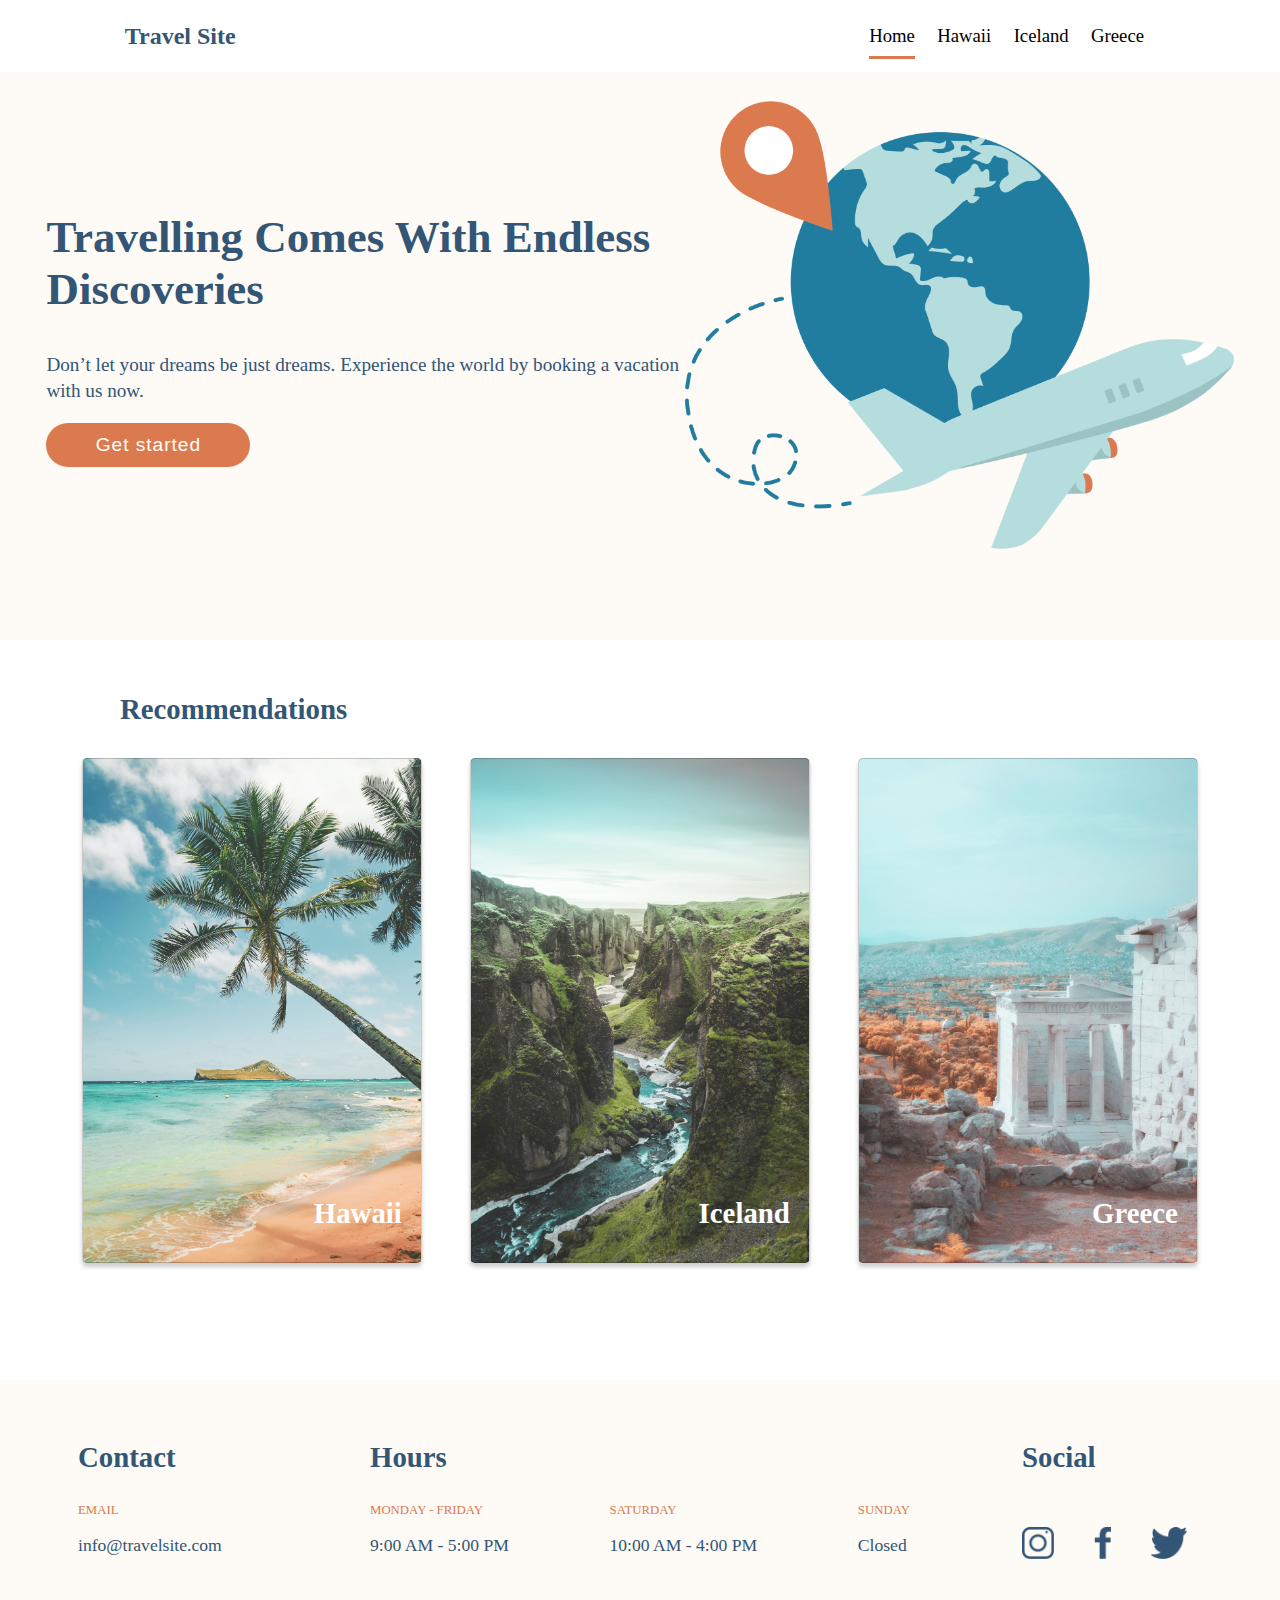
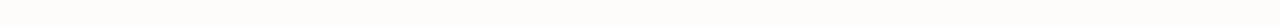
<file: index.html>
<!DOCTYPE html>
<html lang="en">
<head>
    <meta charset="UTF-8">
    <title>Travel site - Home</title>
    <link href="css/main.css" rel="stylesheet">
</head>
<body>
    <header>
        <nav class="nav">
            <h1 class="nav__title"><a class="nav__title" href="./">Travel Site</a></h1>
            <ul class="nav__ul">
                <li class="nav__li"><a class="nav__a nav__a--active" href="./">Home</a></li>
                <li class="nav__li"><a class="nav__a" href="pages/hawaii.html">Hawaii</a></li>
                <li class="nav__li"><a class="nav__a" href="pages/iceland.html">Iceland</a></li>
                <li class="nav__li"><a class="nav__a" href="pages/greece.html">Greece</a></li>
            </ul>
        </nav>
    </header>

    <main>
        <section class="hero">
            <div class="hero__slogan">
                <h2 class="hero__title">Travelling Comes With Endless Discoveries</h2>
                <p class="hero__p">Don’t let your dreams be just dreams. Experience the world by booking a vacation with us now.</p>
                <button class="primary__button">Get started</button>
            </div>
            <img class="hero__image" src="assets/images/hero.png" alt="a plane circling around the world">
        </section>

        <section class="recommendation">
            <h2 class="recommendation__title">Recommendations</h2>
            <div class="recommendation__container">
                <a href="pages/hawaii.html">
                    <div class="recommendation__card recommendation__card--hawaii">
                        <h3 class="recommendation__content">Hawaii</h3>
                    </div>
                </a>

                <a href="pages/iceland.html">
                    <div class="recommendation__card recommendation__card--iceland">
                        <h3 class="recommendation__content">Iceland</h3>
                    </div>
                </a>

                <a href="pages/greece.html">
                    <div class="recommendation__card recommendation__card--greece">
                        <h3 class="recommendation__content">Greece</h3>
                    </div>
                </a>
            </div>
        </section>

        <footer class="footer">
            <div class="footer__contact">
                <h3 class="footer__title">Contact</h3>
                <p class="footer__info">EMAIL</p>
                <p class="footer__time">info@travelsite.com</p>
            </div>

            <div class="footer__hours">
                <h3 class="footer__title">Hours</h3>
                <div class="footer__hours-container">
                    <div>
                        <p class="footer__info">MONDAY - FRIDAY</p>
                        <p class="footer__time">9:00 AM - 5:00 PM</p>
                    </div>

                    <div>
                        <p class="footer__info">SATURDAY</p>
                        <p class="footer__time">10:00 AM - 4:00 PM</p>
                    </div>
                    <div>
                        <p class="footer__info">SUNDAY</p>
                        <p class="footer__time">Closed</p>
                    </div>
                </div>
            </div>

            <div class="footer__social">
                <h3 class="footer__title">Social</h3>
                <div class="footer__image">
                    <img class="footer__image-instagram" src="assets/icons/icon-instagram.png" alt="Instagram logo">
                    <img class="footer__image-facebook" src="assets/icons/icon-facebook.png" alt="Facebook logo">
                    <img class="footer__image-twitter" src="assets/icons/icon-twitter.png" alt="Twitter logo">
                </div>
            </div>
        </footer>
    </main>
</body>
</html>
</file>
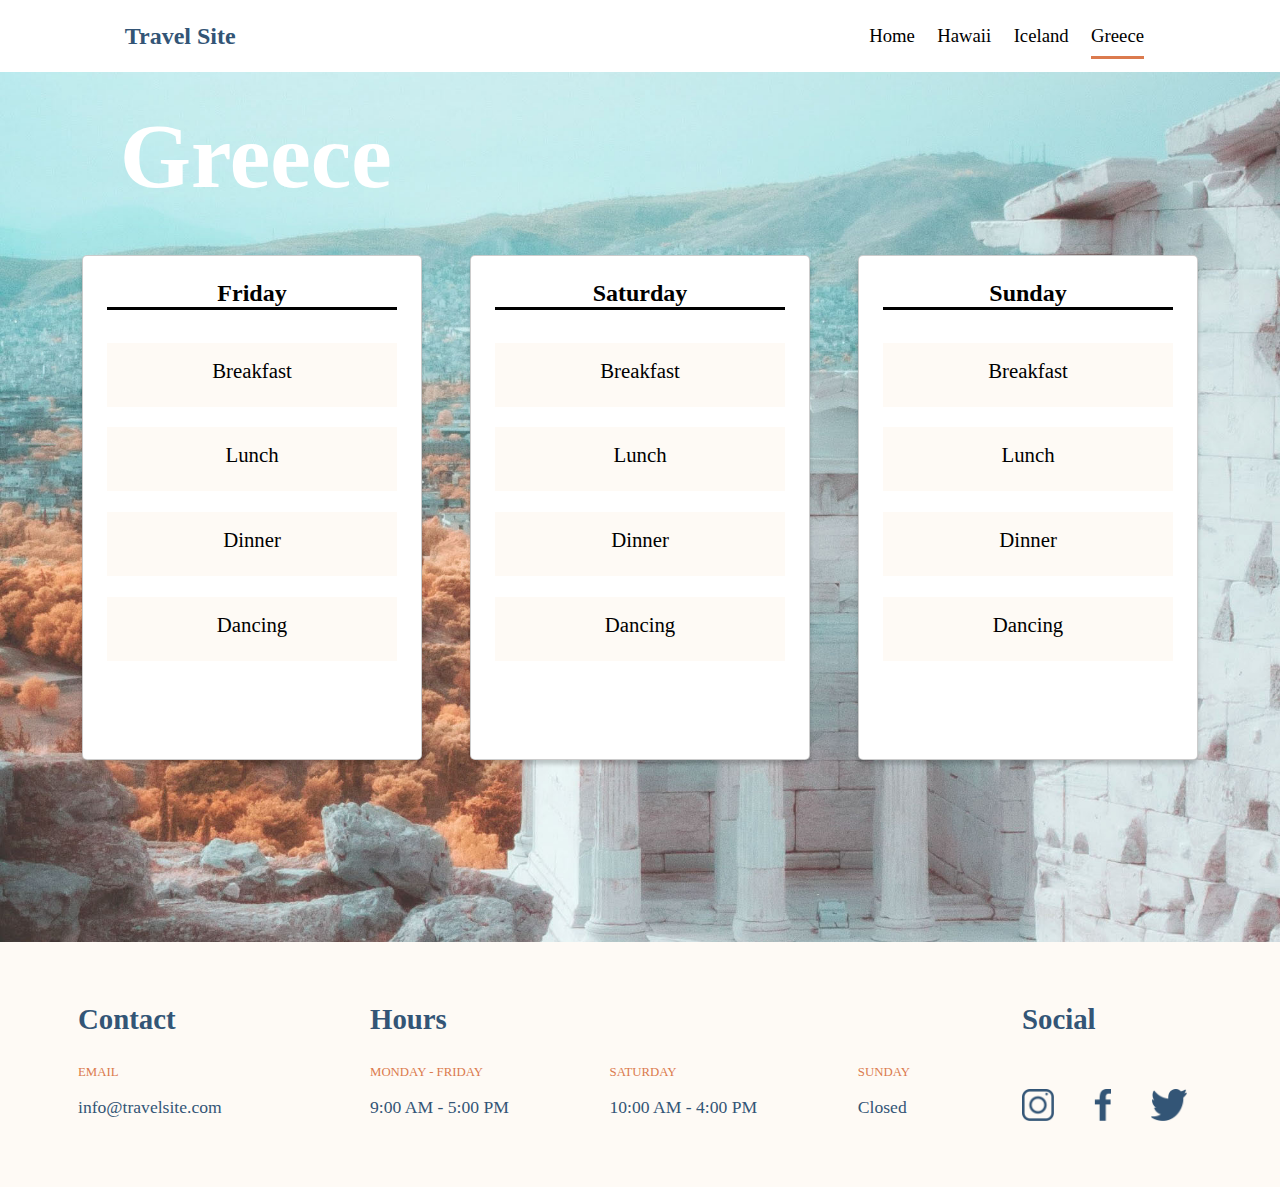
<file: pages/greece.html>
<!DOCTYPE html>
<html lang="en">
<head>
    <meta charset="UTF-8">
    <title>Travel site - Greece</title>
    <link href="../css/destinations.css" rel="stylesheet">
</head>
<body>
    <header>
        <nav class="nav">
            <h1 class="nav__title"><a class="nav__title" href="../index.html">Travel Site</a></h1>
            <ul class="nav__ul">
                <li class="nav__li"><a class="nav__a" href="../index.html">Home</a></li>
                <li class="nav__li"><a class="nav__a" href="./hawaii.html">Hawaii</a></li>
                <li class="nav__li"><a class="nav__a" href="./iceland.html">Iceland</a></li>
                <li class="nav__li"><a class="nav__a nav__a--active" href="./greece.html">Greece</a></li>
            </ul>
        </nav>
    </header>

    <main class="main">
        <section class="main__greece">
            <h2 class="main__title">Greece</h2>
            <div class="main__card">
                <h3 class="main__day">Friday</h3>
                <ul class="main__ul">
                    <li class="main__li">Breakfast</li>
                    <li class="main__li">Lunch</li>
                    <li class="main__li">Dinner</li>
                    <li class="main__li">Dancing</li>
                </ul>
            </div>

            <div class="main__card">
                <h3 class="main__day">Saturday</h3>
                <ul class="main__ul">
                    <li class="main__li">Breakfast</li>
                    <li class="main__li">Lunch</li>
                    <li class="main__li">Dinner</li>
                    <li class="main__li">Dancing</li>
                </ul>
            </div>

            <div class="main__card">
                <h3 class="main__day">Sunday</h3>
                <ul class="main__ul">
                    <li class="main__li">Breakfast</li>
                    <li class="main__li">Lunch</li>
                    <li class="main__li">Dinner</li>
                    <li class="main__li">Dancing</li>
                </ul>
            </div>
        </section>
    </main>

    <footer class="footer">
        <div class="footer__contact">
            <h3 class="footer__title">Contact</h3>
            <p class="footer__info">EMAIL</p>
            <p class="footer__time">info@travelsite.com</p>
        </div>

        <div class="footer__hours">
            <h3 class="footer__title">Hours</h3>
            <div class="footer__hours-container">
                <div>
                    <p class="footer__info">MONDAY - FRIDAY</p>
                    <p class="footer__time">9:00 AM - 5:00 PM</p>
                </div>

                <div>
                    <p class="footer__info">SATURDAY</p>
                    <p class="footer__time">10:00 AM - 4:00 PM</p>
                </div>
                <div>
                    <p class="footer__info">SUNDAY</p>
                    <p class="footer__time">Closed</p>
                </div>
            </div>
        </div>

        <div class="footer__social">
            <h3 class="footer__title">Social</h3>
            <div class="footer__image">
                <img class="footer__image-instagram" src="../assets/icons/icon-instagram.png" alt="Instagram logo">
                <img class="footer__image-facebook" src="../assets/icons/icon-facebook.png" alt="Facebook logo">
                <img class="footer__image-twitter" src="../assets/icons/icon-twitter.png" alt="Twitter logo">
            </div>
        </div>
    </footer>
</body>
</html>
</file>
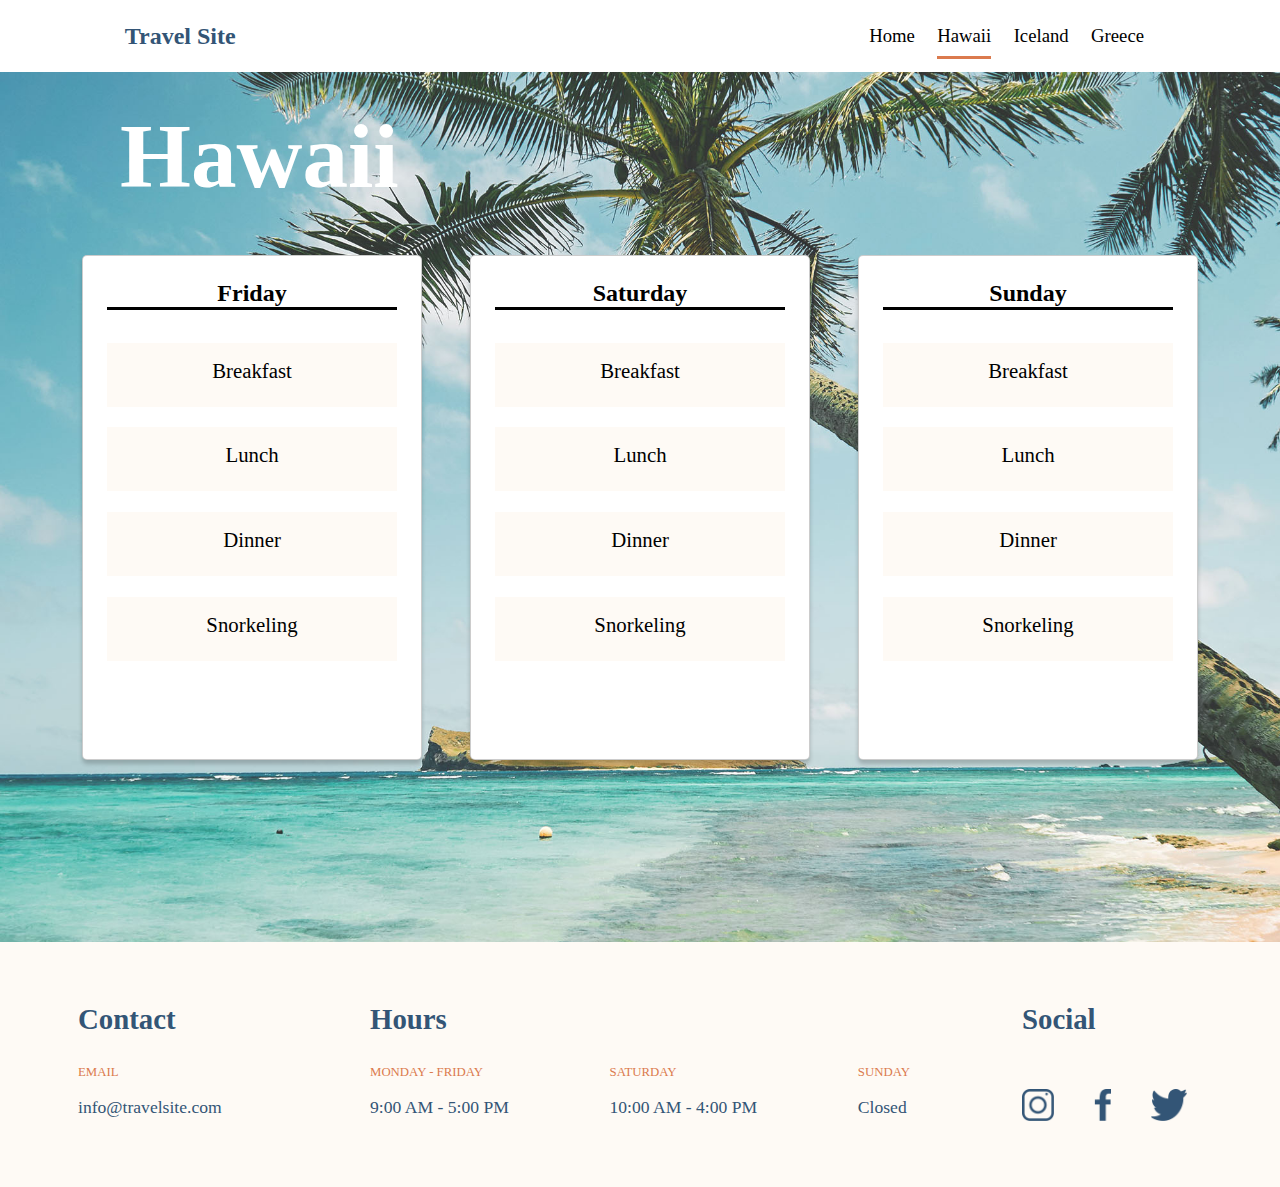
<file: pages/hawaii.html>
<!DOCTYPE html>
<html lang="en">
<head>
    <meta charset="UTF-8">
    <title>Travel site - Hawaii</title>
    <link href="../css/destinations.css" rel="stylesheet">
</head>
<body>
    <header>
        <nav class="nav">
            <h1 class="nav__title"><a class="nav__title" href="../index.html">Travel Site</a></h1>
            <ul class="nav__ul">
                <li class="nav__li"><a class="nav__a" href="../index.html">Home</a></li>
                <li class="nav__li"><a class="nav__a nav__a--active" href="./hawaii.html">Hawaii</a></li>
                <li class="nav__li"><a class="nav__a" href="./iceland.html">Iceland</a></li>
                <li class="nav__li"><a class="nav__a" href="./greece.html">Greece</a></li>
            </ul>
        </nav>
    </header>

    <main class="main">
        <section class="main__hawaii">
            <h2 class="main__title">Hawaii</h2>
            <div class="main__card">
                <h3 class="main__day">Friday</h3>
                <ul class="main__ul">
                    <li class="main__li">Breakfast</li>
                    <li class="main__li">Lunch</li>
                    <li class="main__li">Dinner</li>
                    <li class="main__li">Snorkeling</li>
                </ul>
            </div>

            <div class="main__card">
                <h3 class="main__day">Saturday</h3>
                <ul class="main__ul">
                    <li class="main__li">Breakfast</li>
                    <li class="main__li">Lunch</li>
                    <li class="main__li">Dinner</li>
                    <li class="main__li">Snorkeling</li>
                </ul>
            </div>

            <div class="main__card">
                <h3 class="main__day">Sunday</h3>
                <ul class="main__ul">
                    <li class="main__li">Breakfast</li>
                    <li class="main__li">Lunch</li>
                    <li class="main__li">Dinner</li>
                    <li class="main__li">Snorkeling</li>
                </ul>
            </div>
        </section>
    </main>

    <footer class="footer">
        <div class="footer__contact">
            <h3 class="footer__title">Contact</h3>
            <p class="footer__info">EMAIL</p>
            <p class="footer__time">info@travelsite.com</p>
        </div>

        <div class="footer__hours">
            <h3 class="footer__title">Hours</h3>
            <div class="footer__hours-container">
                <div>
                    <p class="footer__info">MONDAY - FRIDAY</p>
                    <p class="footer__time">9:00 AM - 5:00 PM</p>
                </div>

                <div>
                    <p class="footer__info">SATURDAY</p>
                    <p class="footer__time">10:00 AM - 4:00 PM</p>
                </div>
                <div>
                    <p class="footer__info">SUNDAY</p>
                    <p class="footer__time">Closed</p>
                </div>
            </div>
        </div>

        <div class="footer__social">
            <h3 class="footer__title">Social</h3>
            <div class="footer__image">
                <img class="footer__image-instagram" src="../assets/icons/icon-instagram.png" alt="Instagram logo">
                <img class="footer__image-facebook" src="../assets/icons/icon-facebook.png" alt="Facebook logo">
                <img class="footer__image-twitter" src="../assets/icons/icon-twitter.png" alt="Twitter logo">
            </div>
        </div>
    </footer>
</body>
</html>
</file>
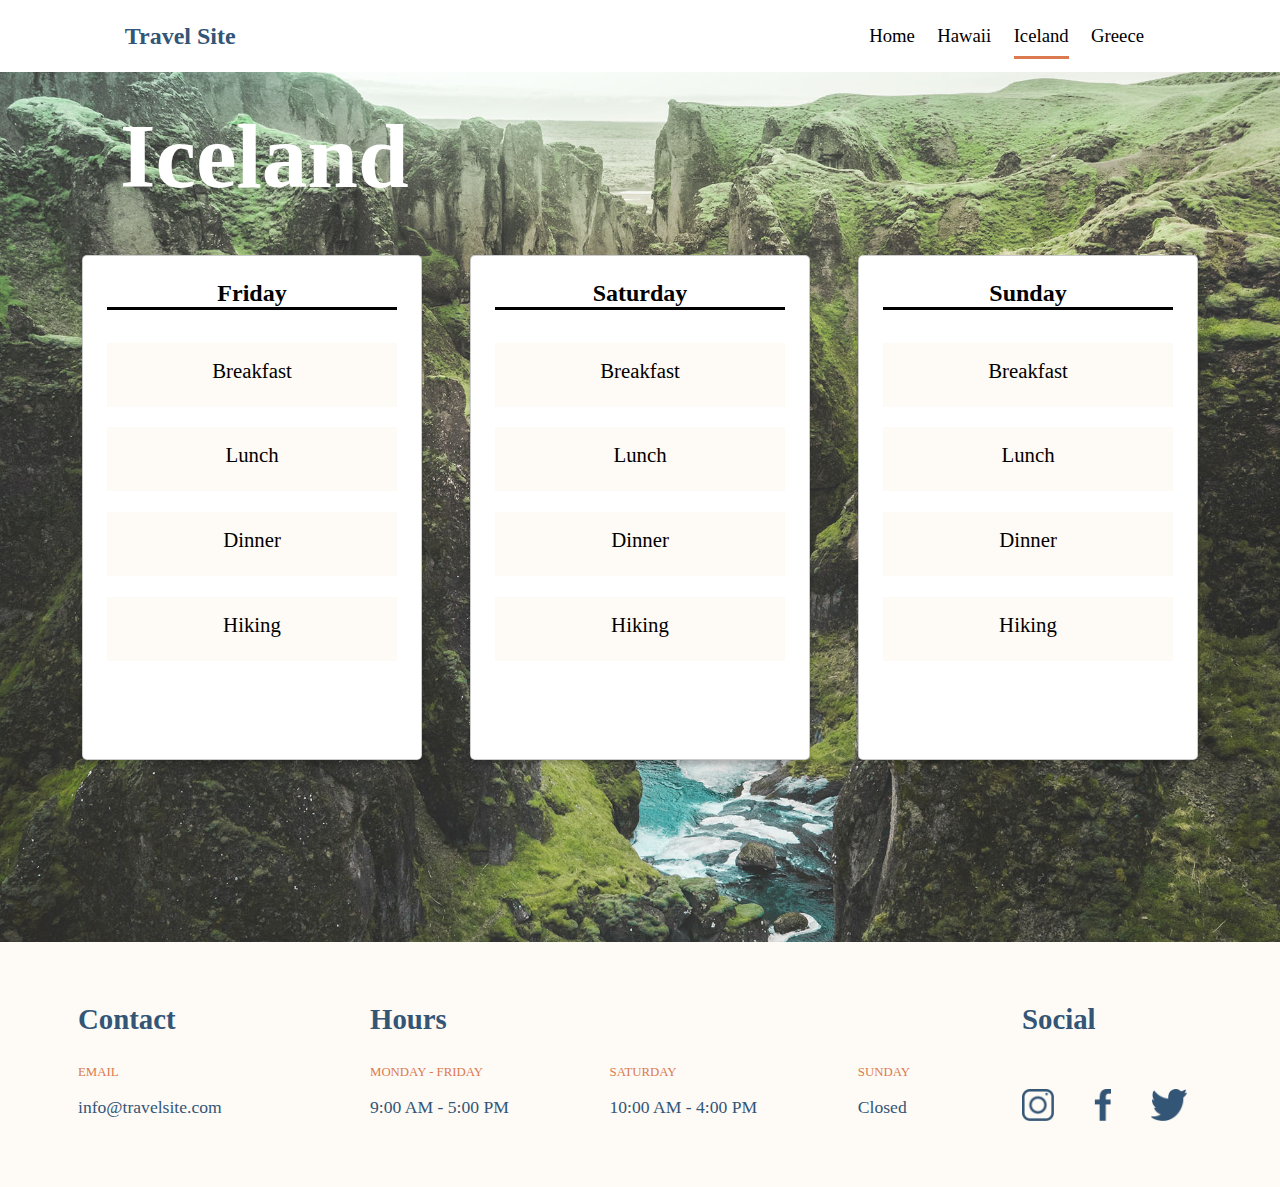
<file: pages/iceland.html>
<!DOCTYPE html>
<html lang="en">
<head>
    <meta charset="UTF-8">
    <title>Travel site - Iceland</title>
    <link href="../css/destinations.css" rel="stylesheet">
</head>
<body>
<header>
    <nav class="nav">
        <h1 class="nav__title"><a class="nav__title" href="../index.html">Travel Site</a></h1>
        <ul class="nav__ul">
            <li class="nav__li"><a class="nav__a" href="../index.html">Home</a></li>
            <li class="nav__li"><a class="nav__a" href="./hawaii.html">Hawaii</a></li>
            <li class="nav__li"><a class="nav__a nav__a--active" href="./iceland.html">Iceland</a></li>
            <li class="nav__li"><a class="nav__a" href="./greece.html">Greece</a></li>
        </ul>
    </nav>
</header>

<main class="main">
    <section class="main__iceland">
        <h2 class="main__title">Iceland</h2>
        <div class="main__card">
            <h3 class="main__day">Friday</h3>
            <ul class="main__ul">
                <li class="main__li">Breakfast</li>
                <li class="main__li">Lunch</li>
                <li class="main__li">Dinner</li>
                <li class="main__li">Hiking</li>
            </ul>
        </div>

        <div class="main__card">
            <h3 class="main__day">Saturday</h3>
            <ul class="main__ul">
                <li class="main__li">Breakfast</li>
                <li class="main__li">Lunch</li>
                <li class="main__li">Dinner</li>
                <li class="main__li">Hiking</li>
            </ul>
        </div>

        <div class="main__card">
            <h3 class="main__day">Sunday</h3>
            <ul class="main__ul">
                <li class="main__li">Breakfast</li>
                <li class="main__li">Lunch</li>
                <li class="main__li">Dinner</li>
                <li class="main__li">Hiking</li>
            </ul>
        </div>
    </section>
</main>

<footer class="footer">
    <div class="footer__contact">
        <h3 class="footer__title">Contact</h3>
        <p class="footer__info">EMAIL</p>
        <p class="footer__time">info@travelsite.com</p>
    </div>

    <div class="footer__hours">
        <h3 class="footer__title">Hours</h3>
        <div class="footer__hours-container">
            <div>
                <p class="footer__info">MONDAY - FRIDAY</p>
                <p class="footer__time">9:00 AM - 5:00 PM</p>
            </div>

            <div>
                <p class="footer__info">SATURDAY</p>
                <p class="footer__time">10:00 AM - 4:00 PM</p>
            </div>
            <div>
                <p class="footer__info">SUNDAY</p>
                <p class="footer__time">Closed</p>
            </div>
        </div>
    </div>

    <div class="footer__social">
        <h3 class="footer__title">Social</h3>
        <div class="footer__image">
            <img class="footer__image-instagram" src="../assets/icons/icon-instagram.png" alt="Instagram logo">
            <img class="footer__image-facebook" src="../assets/icons/icon-facebook.png" alt="Facebook logo">
            <img class="footer__image-twitter" src="../assets/icons/icon-twitter.png" alt="Twitter logo">
        </div>
    </div>
</footer>
</body>
</html>
</file>
<file: css/main.css>
*, *::before, *::after {
  box-sizing: border-box;
}

body {
  font-family: "Verdana", serif;
  font-weight: 100;
  font-size: 1.063rem;
  margin: 0;
}

h1 {
  font-size: 1.5rem;
}

.nav {
  display: flex;
  justify-content: space-between;
  align-items: center;
  height: 4.5rem;
  padding: 0 7.8rem;
  background-color: #FFFFFF;
  position: fixed;
  top: 0;
  left: 0;
  right: 0;
  z-index: 2;
}
.nav__title {
  text-decoration: none;
  color: #335576;
}
.nav__ul {
  list-style: none;
  display: flex;
}
.nav__li {
  margin: 0.7rem;
  font-size: 1.17rem;
}
.nav__a {
  text-decoration: none;
  color: black;
}
.nav__a--active {
  padding: 0.6rem 0;
  border-bottom: 3px solid #DB7A4E;
}

.footer {
  height: 15.313rem;
  background-color: #FEFAF5;
  display: flex;
  justify-content: center;
  gap: 7rem;
  align-items: flex-start;
  color: #335576;
  padding-top: 2rem;
}
.footer__contact, .footer__hours, .footer__social {
  height: 6.875rem;
  width: 11.25rem;
}
.footer__title {
  font-size: 1.8rem;
}
.footer__info {
  font-size: 0.8rem;
  color: #DB7A4E;
}
.footer__time {
  font-size: 1.1rem;
}
.footer__hours {
  display: flex;
  flex-direction: column;
  width: 33.75rem;
}
.footer__hours-container {
  display: flex;
  justify-content: space-between;
  margin-top: -0.8rem;
}
.footer__image {
  display: flex;
  justify-content: space-between;
  margin-top: 3.3rem;
  height: 2rem;
  width: 10.313rem;
}

.hero {
  height: 40rem;
  background-color: #FEFAF5;
  display: flex;
  justify-content: space-around;
  align-items: center;
  padding: 0 2.9rem;
}
.hero__slogan {
  width: 45rem;
  color: #335576;
}
.hero__title {
  font-size: 2.813rem;
}
.hero__p {
  line-height: 1.6rem;
  font-size: 1.2rem;
}
.hero__image {
  height: 28.75rem;
  width: 35rem;
}

.recommendation {
  height: 46.25rem;
  display: flex;
  flex-direction: column;
  justify-content: center;
}
.recommendation__title {
  width: 100%;
  font-size: 1.8rem;
  margin-top: -4rem;
  margin-bottom: 2rem;
  padding-left: 7.5rem;
  color: #335576;
}
.recommendation__container {
  display: flex;
  align-items: center;
  justify-content: center;
  gap: 3rem;
}
.recommendation__card {
  width: 21.25rem;
  height: 31.563rem;
  border-radius: 5px;
  border: 1px solid rgba(0, 0, 0, 0.2);
  box-shadow: 0 4px 4px rgba(0, 0, 0, 0.2);
  color: white;
  position: relative;
}
.recommendation__card--hawaii {
  background-image: url("../assets/images/hawaii.jpg");
  background-position: center;
  background-repeat: no-repeat;
  background-size: cover;
}
.recommendation__card--iceland {
  background-image: url("../assets/images/iceland.jpg");
  background-position: center;
  background-repeat: no-repeat;
  background-size: cover;
}
.recommendation__card--greece {
  background-image: url("../assets/images/greece.jpg");
  background-position: center;
  background-repeat: no-repeat;
  background-size: cover;
}
.recommendation__content {
  position: absolute;
  bottom: 0.2rem;
  right: 1.2rem;
  font-size: 1.8rem;
}

.primary__button {
  font-size: 1.2rem;
  width: 12.75rem;
  height: 2.75rem;
  background-color: #DB7A4E;
  color: white;
  border-radius: 25px;
  border: none;
  letter-spacing: 0.06rem;
}

/*# sourceMappingURL=main.css.map */
</file>
<file: css/destinations.css>
*, *::before, *::after {
  box-sizing: border-box;
}

body {
  font-family: "Verdana", serif;
  font-weight: 100;
  font-size: 1.063rem;
  margin: 0;
}

h1 {
  font-size: 1.5rem;
}

.nav {
  display: flex;
  justify-content: space-between;
  align-items: center;
  height: 4.5rem;
  padding: 0 7.8rem;
  background-color: #FFFFFF;
  position: fixed;
  top: 0;
  left: 0;
  right: 0;
  z-index: 2;
}
.nav__title {
  text-decoration: none;
  color: #335576;
}
.nav__ul {
  list-style: none;
  display: flex;
}
.nav__li {
  margin: 0.7rem;
  font-size: 1.17rem;
}
.nav__a {
  text-decoration: none;
  color: black;
}
.nav__a--active {
  padding: 0.6rem 0;
  border-bottom: 3px solid #DB7A4E;
}

.footer {
  height: 15.313rem;
  background-color: #FEFAF5;
  display: flex;
  justify-content: center;
  gap: 7rem;
  align-items: flex-start;
  color: #335576;
  padding-top: 2rem;
}
.footer__contact, .footer__hours, .footer__social {
  height: 6.875rem;
  width: 11.25rem;
}
.footer__title {
  font-size: 1.8rem;
}
.footer__info {
  font-size: 0.8rem;
  color: #DB7A4E;
}
.footer__time {
  font-size: 1.1rem;
}
.footer__hours {
  display: flex;
  flex-direction: column;
  width: 33.75rem;
}
.footer__hours-container {
  display: flex;
  justify-content: space-between;
  margin-top: -0.8rem;
}
.footer__image {
  display: flex;
  justify-content: space-between;
  margin-top: 3.3rem;
  height: 2rem;
  width: 10.313rem;
}

.main {
  display: flex;
  flex-direction: column;
  justify-content: center;
  position: relative;
  padding-top: 4.5rem;
}
.main__greece, .main__iceland, .main__hawaii {
  height: 54.375rem;
  background-position: center;
  background-repeat: no-repeat;
  background-size: cover;
  display: flex;
  justify-content: center;
  align-items: center;
  gap: 3rem;
  text-align: center;
  position: relative;
}
.main__greece {
  background-image: url("../assets/images/greece.jpg");
}
.main__iceland {
  background-image: url("../assets/images/iceland.jpg");
}
.main__hawaii {
  background-image: url("../assets/images/hawaii.jpg");
}
.main__title {
  position: absolute;
  top: 2rem;
  left: 7.5rem;
  font-size: 5.7rem;
  color: white;
  margin-top: 0;
}
.main__card {
  width: 21.25rem;
  height: 31.563rem;
  border-radius: 5px;
  border: 1px solid rgba(0, 0, 0, 0.2);
  box-shadow: 0 4px 4px rgba(0, 0, 0, 0.2);
  background-color: white;
  display: flex;
  flex-direction: column;
  align-items: center;
}
.main__day {
  text-align: center;
  width: 18.125rem;
  border-bottom: 3px solid black;
  margin-bottom: 1rem;
  font-size: 1.5rem;
}
.main__ul {
  list-style: none;
  padding: 0;
}
.main__li {
  background-color: #FEFAF5;
  width: 18.125rem;
  height: 4rem;
  font-size: 1.3rem;
  margin-bottom: 1.3rem;
  padding-top: 1rem;
}

/*# sourceMappingURL=destinations.css.map */
</file>
